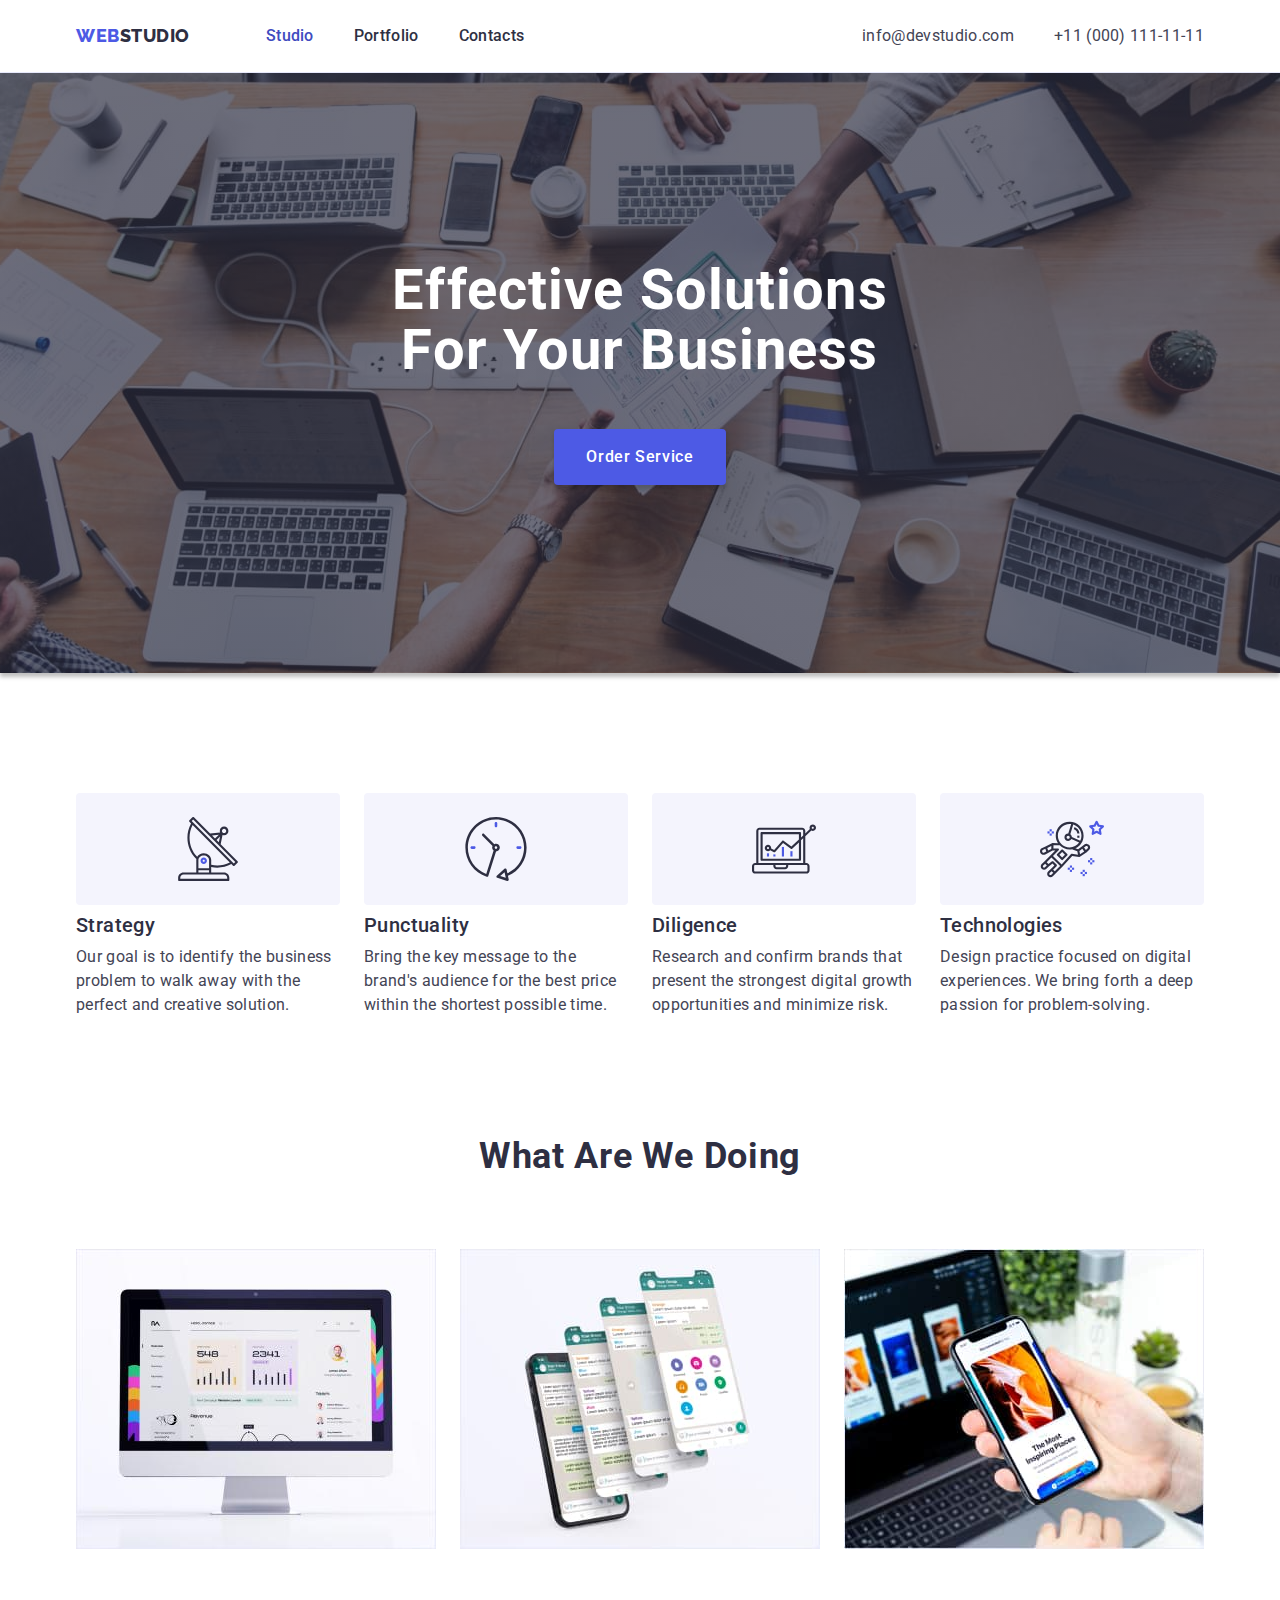
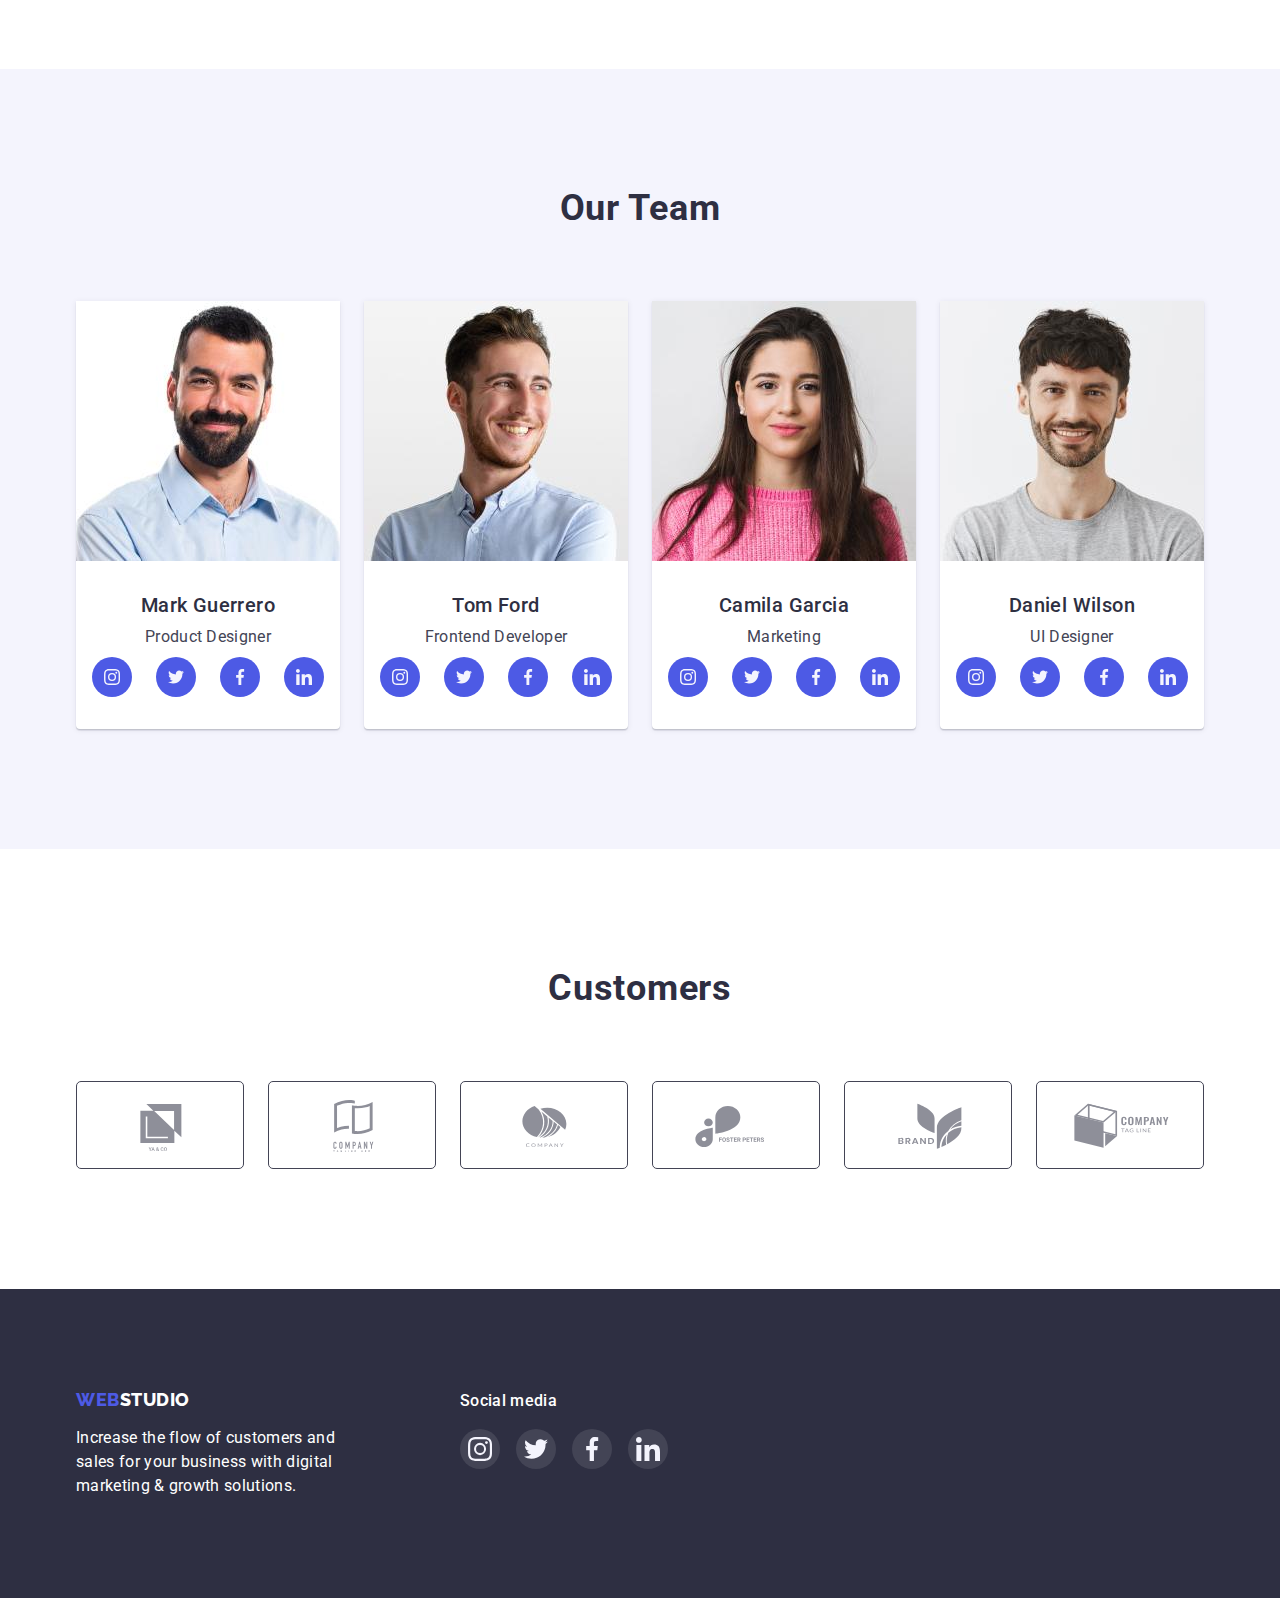
<file: index.html>
<!DOCTYPE html>
<html lang="en">
  <head>
    <meta charset="UTF-8" />
    <meta http-equiv="X-UA-Compatible" content="IE=edge" />
    <meta name="viewport" content="width=device-width, initial-scale=1.0" />
    <title>WebStudio</title>
    <link rel="stylesheet" href="https://cdnjs.cloudflare.com/ajax/libs/modern-normalize/1.0.0/modern-normalize.min.css" />

    <link rel="preconnect" href="https://fonts.googleapis.com" />
    <link rel="preconnect" href="https://fonts.gstatic.com" crossorigin />
    <link
      href="https://fonts.googleapis.com/css2?family=Raleway:wght@800&family=Roboto:wght@400;500;700&display=swap"
      rel="stylesheet"
    />
    <link href="./css/styles.css" rel="stylesheet" />
  </head>
  <body>
    <header class="header-wrap">
      <div class="container header-container">
        
        <nav class="header-navigation">
          <a class="logo" href="./index.html">
            <span class="logo-part">Web</span>Studio
          </a>
  
          <ul class="header-list list">
            <li class="header-items">
              <a class="header-links current" href="./index.html">Studio</a>
            </li>
            <li class="header-items">
              <a class="header-links" href="./portfolio.html">Portfolio</a>
            </li>
            <li class="header-items">
              <a class="header-links" href="">Contacts</a>
            </li>
          </ul>
        </nav>
        <address class="header-adress ">
          <ul class="adress-list list">
            <li class="adress-list-items">
              <a class="adress-items" href="mailto:info@devstudio.com"
                >info@devstudio.com</a
              >
            </li>
            <li class="adress-list-items">
              <a class="adress-items" href="tel:+110001111111"
                >+11 (000) 111-11-11</a
              >
            </li>
          </ul>
        </address>
      </div>
    </header>

    <main>
      <section class="hero">
        <h1 class="hero-header headers">Effective Solutions for Your Business</h1>

        <button type="button" class="button btn-primary">Order Service</button>
      </section>

      <section class="desk">
       <div class="container desk-container">
          <h2 class="visually-hidden headers">Benefits</h2>
        
          <ul class="list list-desk">
            <li  class="desk-items">
              <div class="benefits-logo"><svg class="desk-icon" width="64" height="64"><use href="./images/symbol-defs.svg#icon-antenna-1"></use></svg></div>
              <h3  class="desk-header">Strategy</h3>
  
              <p class="desk-text">
                Our goal is to identify the business problem to walk away with the
                perfect and creative solution.
              </p>
            </li>
  
            <li class="desk-items">
              <div class="benefits-logo"><svg class="desk-icon" width="64" height="64"><use href="./images/symbol-defs.svg#icon-clock-1"></use></svg></div>
              <h3 class="desk-header">Punctuality</h3>
  
              <p  class="desk-text">
                Bring the key message to the brand's audience for the best price
                within the shortest possible time.
              </p>
            </li>
            <li class="desk-items">
<div class="benefits-logo"><svg class="desk-icon" width="64" height="64"><use href="./images/symbol-defs.svg#icon-diagram-1"></use></svg></div>
              <h3 class="desk-header">Diligence</h3>
              <p class="desk-text">
                Research and confirm brands that present the strongest digital
                growth opportunities and minimize risk.
              </p>
            </li>
            <li class="desk-items">
              <div class="benefits-logo"><svg class="desk-icon" width="64" height="64"><use href="./images/symbol-defs.svg#icon-astronaut-1"></use></svg></div>
              <h3 class="desk-header">Technologies</h3>
              <p class="desk-text">
                Design practice focused on digital experiences. We bring forth a
                deep passion for problem-solving.
              </p>
            </li>
          </ul>
       </div>
      </section>

      <section class="service-offer">
       <div class="container service-container">
          <h2 class="service-header headers">What are we doing</h2>
          <ul class="list list-service ">
            <li  class="service-items">
              <img src="./images/Rectangle71.jpg" alt="Ractangle" width="360" />
            </li>
            <li class="service-items">
              <img src="./images/Rectangle712.jpg" alt="Ractangle2" width="360" />
            </li>
            <li class="service-items">
              <img src="./images/Rectangle713.jpg" alt="Ractangle3" width="360" />
            </li>
          </ul>
       </div>
      </section>

      <section class="our-team our-team-container">
        <div class="container">
          <h2 class="team-header headers">Our Team</h2>
          <ul class="list team-members">
              <li class="team-member-card">
                <img class="member-photo" src="./images/img1sq.jpg" alt="Mark Guerrero" width="264" />
                <div class="photo-sign">
                  <h3 class="member-name">Mark Guerrero</h3>
                  <p class="member-position">Product Designer</p>
                  <ul class="stuio-soc-list list">
                    <li class="studio-soc-items"><a href="" class="studio-soc-links">
                      <svg class="studio-soc-icons"width="16" height="16">
                      <use href="./images/symbol-defs.svg#icon-instagram"></use>
                    </svg>
                  </a></li>
                    <li class="studio-soc-items"><a href="" class="studio-soc-links"> <svg class="studio-soc-icons"width="16" height="16">
                      <use href="./images/symbol-defs.svg#icon-twitter"></use>
                    </svg></a></li>
                    <li class="studio-soc-items"><a href="" class="studio-soc-links"> <svg class="studio-soc-icons"width="16" height="16">
                      <use href="./images/symbol-defs.svg#icon-facebook"></use>
                    </svg></a></li>
                    <li class="studio-soc-items"><a href="" class="studio-soc-links"> <svg class="studio-soc-icons"width="16" height="16">
                      <use href="./images/symbol-defs.svg#icon-linkedin"></use>
                    </svg></a></li>
                  </ul>
                </div>
              </li>
              <li class="team-member-card">
                <img class="member-photo" src="./images/img2sq.jpg" alt="Tom Ford" width="264" />
                <div class="photo-sign">
                  <h3 class="member-name">Tom Ford</h3>
                  <p class="member-position">Frontend Developer</p>
                  <ul class="stuio-soc-list list">
                    <li class="studio-soc-items"><a href="" class="studio-soc-links">
                      <svg class="studio-soc-icons"width="16" height="16">
                      <use href="./images/symbol-defs.svg#icon-instagram"></use>
                    </svg>
                  </a></li>
                    <li class="studio-soc-items"><a href="" class="studio-soc-links"> <svg class="studio-soc-icons"width="16" height="16">
                      <use href="./images/symbol-defs.svg#icon-twitter"></use>
                    </svg></a></li>
                    <li class="studio-soc-items"><a href="" class="studio-soc-links"> <svg class="studio-soc-icons"width="16" height="16">
                      <use href="./images/symbol-defs.svg#icon-facebook"></use>
                    </svg></a></li>
                    <li class="studio-soc-items"><a href="" class="studio-soc-links"> <svg class="studio-soc-icons"width="16" height="16">
                      <use href="./images/symbol-defs.svg#icon-linkedin"></use>
                    </svg></a></li>
                  </ul>
                </div>
              </li>
              <li class="team-member-card">
                <img class="member-photo" src="./images/img3sq.jpg" alt="Camila Garcia" width="264" />
                <div class="photo-sign">
                  <h3 class="member-name">Camila Garcia</h3>
                  <p class="member-position">Marketing</p>
                  <ul class="stuio-soc-list list">
                    <li class="studio-soc-items"><a href="" class="studio-soc-links">
                      <svg class="studio-soc-icons"width="16" height="16">
                      <use href="./images/symbol-defs.svg#icon-instagram"></use>
                    </svg>
                  </a></li>
                    <li class="studio-soc-items"><a href="" class="studio-soc-links"> <svg class="studio-soc-icons"width="16" height="16">
                      <use href="./images/symbol-defs.svg#icon-twitter"></use>
                    </svg></a></li>
                    <li class="studio-soc-items"><a href="" class="studio-soc-links"> <svg class="studio-soc-icons"width="16" height="16">
                      <use href="./images/symbol-defs.svg#icon-facebook"></use>
                    </svg></a></li>
                    <li class="studio-soc-items"><a href="" class="studio-soc-links"> <svg class="studio-soc-icons"width="16" height="16">
                      <use href="./images/symbol-defs.svg#icon-linkedin"></use>
                    </svg></a></li>
                  </ul>
                </div>
              </li>
              <li class="team-member-card">
                <img class="member-photo" src="./images/img4sq.jpg" alt="Daniel Wilson" width="264" />
                <div class="photo-sign">
                  <h3 class="member-name">Daniel Wilson</h3>
                  <p class="member-position">UI Designer</p>
                  <ul class="stuio-soc-list list">
                    <li class="studio-soc-items"><a href="" class="studio-soc-links">
                      <svg class="studio-soc-icons"width="16" height="16">
                      <use href="./images/symbol-defs.svg#icon-instagram"></use>
                    </svg>
                  </a></li>
                    <li class="studio-soc-items"><a href="" class="studio-soc-links"> <svg class="studio-soc-icons"width="16" height="16">
                      <use href="./images/symbol-defs.svg#icon-twitter"></use>
                    </svg></a></li>
                    <li class="studio-soc-items"><a href="" class="studio-soc-links"> <svg class="studio-soc-icons"width="16" height="16">
                      <use href="./images/symbol-defs.svg#icon-facebook"></use>
                    </svg></a></li>
                    <li class="studio-soc-items"><a href="" class="studio-soc-links"> <svg class="studio-soc-icons"width="16" height="16">
                      <use href="./images/symbol-defs.svg#icon-linkedin"></use>
                    </svg></a></li>
                  </ul>
                </div>
              </li>
          </ul>
        </div>
      </section>
      <section class="customers">
        <div class="container">
       <h2 class="headers">Customers</h2>
          <ul class="customers-list list">
            <li class="customers-items">
              <a href="" class="customers-link">
                <svg class="customers-icon" width="104" height="56">
                  <use href="./images/symbol-defs.svg#icon-Logo-one"></use>
                </svg>
              </a>
            </li>
            <li class="customers-items">
              <a href="" class="customers-link">
                <svg class="customers-icon" width="104" height="56">
                  <use href="./images/symbol-defs.svg#icon-Logo-two"></use>
                </svg>
              </a>
            </li>
            <li class="customers-items">
              <a href="" class="customers-link">
                <svg class="customers-icon" width="104" height="56">
                  <use href="./images/symbol-defs.svg#icon-Logo-three"></use>
                </svg>
              </a>
            </li>
            <li class="customers-items">
              <a href="" class="customers-link">
                <svg class="customers-icon" width="104" height="56">
                  <use href="./images/symbol-defs.svg#icon-Logo-four"></use>
                </svg>
              </a>
            </li>
            <li class="customers-items">
              <a href="" class="customers-link">
                <svg class="customers-icon" width="104" height="56">
                  <use href="./images/symbol-defs.svg#icon-Logo-five"></use>
                </svg>
              </a>
            </li>
            <li class="customers-items">
              <a href="" class="customers-link">
                <svg class="customers-icon" width="104" height="56">
                  <use href="./images/symbol-defs.svg#icon-Logo-six"></use>
                </svg>
              </a>
            </li>
          </ul>
         </div>
        
        </section>
    </main>

    <footer class="footer-studio">
      <div class="container footer-wrap">
        <div class="footer-container">
          <a class="footer-logo" href="./index.html">
            <span class="logo-part">Web</span>Studio
          </a>
          <p class="footer-text">
            Increase the flow of customers and sales for your business with digital
            marketing & growth solutions.
          </p>
        </div>
        <div class="social-container">
          <p class="soc-footer-text">Social media</p>
            <ul class="footer-soc">
              <li class="footer-soc-items list">
                <a href="" class="footer-soc-links">
                  <svg class="footer-soc-icons" width="24" height="24">
                    <use href="./images/symbol-defs.svg#icon-instagram"></use>
                  </svg>
                </a>
              </li>
              <li class="footer-soc-items list">
                <a href="" class="footer-soc-links">
                  <svg class="footer-soc-icons" width="24" height="24">
                    <use href="./images/symbol-defs.svg#icon-twitter"></use>
                  </svg>
                </a>
              </li>
              <li class="footer-soc-items list">
                <a href="" class="footer-soc-links">
                  <svg class="footer-soc-icons" width="24" height="24">
                    <use href="./images/symbol-defs.svg#icon-facebook"></use>
                  </svg>
                </a>
              </li>
              <li class="footer-soc-items list">
                <a href="" class="footer-soc-links">
                  <svg class="footer-soc-icons" width="24" height="24">
                    <use href="./images/symbol-defs.svg#icon-linkedin"></use>
                  </svg>
                </a>
              </li>
            </ul>
        </div>
      </div>
    </footer>
  </body>
</html>
</file>
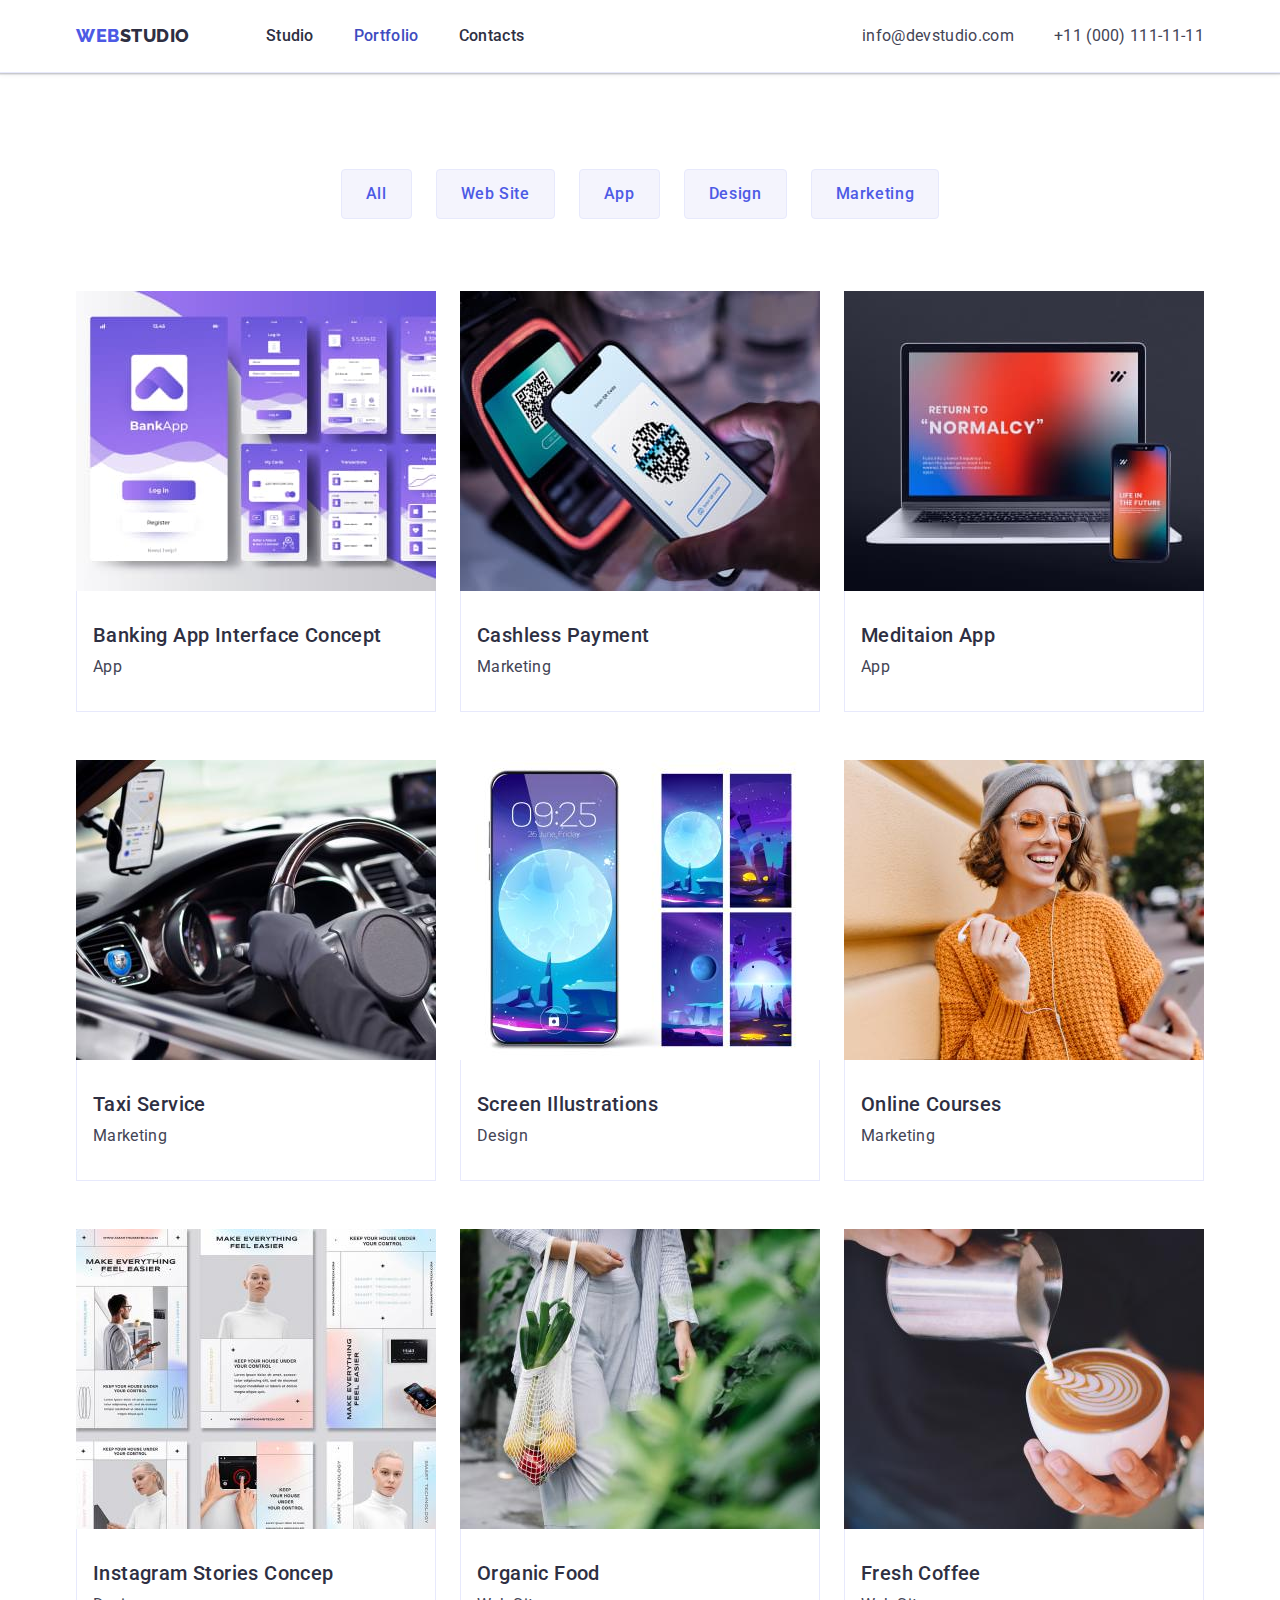
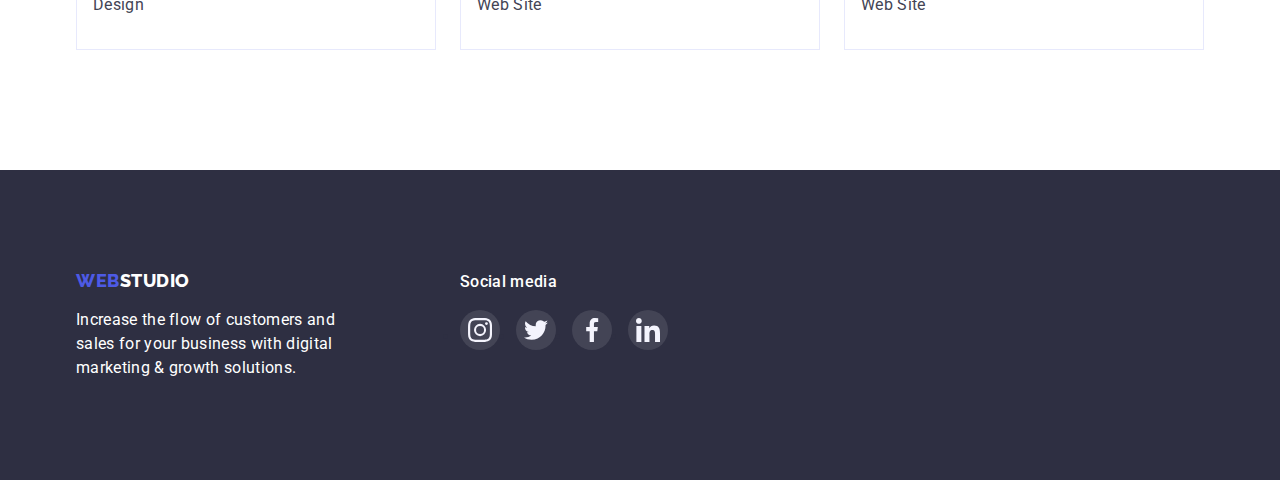
<file: portfolio.html>
<!DOCTYPE html>
<html lang="en">
  <head>
    <meta charset="UTF-8" />
    <meta http-equiv="X-UA-Compatible" content="IE=edge" />
    <meta name="viewport" content="width=device-width, initial-scale=1.0" />
    <title>Portfolio</title>
    
    <link rel="stylesheet" href="https://cdnjs.cloudflare.com/ajax/libs/modern-normalize/1.0.0/modern-normalize.min.css" />
   
    <link rel="preconnect" href="https://fonts.googleapis.com" />
    <link rel="preconnect" href="https://fonts.gstatic.com" crossorigin />
    <link
      href="https://fonts.googleapis.com/css2?family=Raleway:wght@800&family=Roboto:wght@400;500;700&display=swap"
      rel="stylesheet"
    />
    <link href="./css/styles.css" rel="stylesheet" />
  </head>


  
  <body>
    <header  class="header-wrap">
      <div class="container header-container">
        
        <nav class="header-navigation">
          <a class="logo" href="./index.html">
            <span class="logo-part">Web</span>Studio
          </a>
  
          <ul class="header-list list">
            <li class="header-items">
              <a class="header-links " href="./index.html">Studio</a>
            </li>
            <li class="header-items">
              <a class="header-links current" href="./portfolio.html">Portfolio</a>
            </li>
            <li class="header-items">
              <a class="header-links" href="">Contacts</a>
            </li>
          </ul>
        </nav>
        <address class="header-adress ">
          <ul class="adress-list list">
            <li class="adress-list-items">
              <a class="adress-items" href="mailto:info@devstudio.com"
                >info@devstudio.com</a
              >
            </li>
            <li class="adress-list-items">
              <a class="adress-items" href="tel:+110001111111"
                >+11 (000) 111-11-11</a
              >
            </li>
          </ul>
        </address>
      </div>
    </header>
    <main>
      <section class="portfolio-main-section">
        <div class="container filter-container">
          <h1 class="visually-hidden">Portfolio</h1>
          <ul class="main-filter list filter-buttons">
              <li class="filter-list">
                <button class="button filter-selectors" type="button">All</button>
              </li>
              <li class="filter-list">
                <button class="button filter-selectors" type="button">
                  Web Site
                </button>
              </li>
              <li class="filter-list">
                <button class="button filter-selectors" type="button">App</button>
              </li>
              <li class="filter-list">
                <button class="button filter-selectors" type="button">
                  Design
                </button>
              </li>
              <li class="filter-list">
                <button class="button filter-selectors" type="button">
                  Marketing
                </button>
              </li>
          </ul>
  
          <ul class="fillter-items filters-options">
            
              <li  class="service">
                <a class="list filter-link" href="">
                  <img class="filter-pictures" width="360px" src="./images/portfolio/img1.jpg" alt="Web Pages" />
                  <div class="photo-sign-footer">
                    <h2 >Banking App Interface Concept</h2>
                    <p>App</p>
                  </div>
                </a>
              </li>
              <li class="service">
                <a class="list filter-link" href=""
                  ><img class="filter-pictures" width="360px" src="./images/portfolio/img2.jpg" alt="Hand with phone" />
                  <div class="photo-sign-footer">
                    <h2>Cashless Payment</h2>
                    <p>Marketing</p>
                  </div>
                </a>
              </li>
              <li class="service">
                <a class="list filter-link" href=""
                  ><img class="filter-pictures" width="360px" src="./images/portfolio/img3.jpg" alt="Lapton and phone" />
                  <div class="photo-sign-footer">
                    <h2>Meditaion App</h2>
                    <p>App</p>
                  </div>
                </a>
              </li>
              <li class="service">
                <a class="list filter-link" href=""
                  ><img class="filter-pictures" width="360px" src="./images/portfolio/img4.jpg" alt=" Steering wheel" />
                <div class="photo-sign-footer">
                    <h2>Taxi Service</h2>
                    <p>Marketing</p>
                </div>
               </a>
              </li>
              <li class="service">
                <a class="list filter-link" href=""
                  ><img class="filter-pictures" width="360px" src="./images/portfolio/img5.jpg" alt="Phone wallpaper" />
                 <div class="photo-sign-footer">
                    <h2>Screen Illustrations</h2>
                    <p>Design</p>
                 </div>
                 </a>
              </li>
              <li class="service">
                <a class="list filter-link" href=""
                  ><img class="filter-pictures" width="360px" src="./images/portfolio/img6.jpg" alt="Smiling woman" />
                  <div class="photo-sign-footer">
                    <h2>Online Courses</h2>
                    <p>Marketing</p>
                  </div>
                </a>
              </li>
              <li class="service">
                <a class="list filter-link" href=""
                  ><img class="filter-pictures" width="360px" src="./images/portfolio/img7.jpg" alt="Stories Concept" />
                 <div class="photo-sign-footer">
                    <h2>Instagram Stories Concep</h2>
                    <p>Design</p>
                 </div>
                </a>
              </li>
              <li class="service">
                <a class="list filter-link" href=""
                  ><img class="filter-pictures"width="360px" 
                    src="./images/portfolio/img8.jpg"
                    alt="woman with vegetables"
                  />
                  <div class="photo-sign-footer">
                    <h2>Organic Food</h2>
                    <p>Web Site</p>
                  </div>
                </a>
              </li>
              <li class="service ">
                <a class="list filter-link" href=""
                  ><img class="filter-pictures" width="360px" src="./images/portfolio/img9.jpg" alt="Cup of Coffee" />
                  <div class="photo-sign-footer">
                    <h2>Fresh Coffee</h2>
                    <p>Web Site</p>
                  </div>
                </a>
              </li>
          </ul>
        </div>
      </section>
    </main>
    <footer class="footer-studio">
      <div class="container footer-wrap">
        <div class="footer-container">
          <a class="footer-logo" href="./index.html">
            <span class="logo-part">Web</span>Studio
          </a>
          <p class="footer-text">
            Increase the flow of customers and sales for your business with digital
            marketing & growth solutions.
          </p>
        </div>
        <div class="social-container">
          <p class="soc-footer-text">Social media</p>
            <ul class="footer-soc">
              <li class="footer-soc-items">
                <a href="" class="footer-soc-links">
                  <svg class="footer-soc-icons" width="24" height="24">
                    <use href="./images/symbol-defs.svg#icon-instagram"></use>
                  </svg>
                </a>
              </li>
              <li class="footer-soc-items">
                <a href="" class="footer-soc-links">
                  <svg class="footer-soc-icons" width="24" height="24">
                    <use href="./images/symbol-defs.svg#icon-twitter"></use>
                  </svg>
                </a>
              </li>
              <li class="footer-soc-items">
                <a href="" class="footer-soc-links">
                  <svg class="footer-soc-icons" width="24" height="24">
                    <use href="./images/symbol-defs.svg#icon-facebook"></use>
                  </svg>
                </a>
              </li>
              <li class="footer-soc-items">
                <a href="" class="footer-soc-links">
                  <svg class="footer-soc-icons" width="24" height="24">
                    <use href="./images/symbol-defs.svg#icon-linkedin"></use>
                  </svg>
                </a>
              </li>
            </ul>
        </div>
      </div>
    </footer>

  </body>
</html>
</file>
<file: css/styles.css>
/* font-family: "Roboto", sans-serif;
  font-family: "Raleway", sans-serif;
  font-family: "Roboto", sans-serif; */

  
  a{
  text-decoration: none;
}
:root {
  --primary-accent-color: #ffffff;
  --primary-brand: #4d5ae5;
  --primary-pressed-state: #404bbf;
  --body-text: #2e2f42;
  --filter-selectors-bg: #f4f4fd;
  --filter-selectors-borders: #e7e9fc;
  --adress-text-color:#434455;
  --customers-icon:#8E8F99;
  --l-gradient: linear-gradient(rgba(46, 47, 66, 0.7),rgba(46, 47, 66, 0.7));
}

body {
  font-family: "Roboto", sans-serif;

  font-size: 16px;
  color: var(--body-text);
  background-color: var(--primary-accent-color);
  
}
img {
  display: block; 
  max-width: 100%; 
  height: auto;
  }

/*--------------------------------- Header---------------------------------- */
.container {
  width: 1158px;
  margin: 0 auto;
  padding: 0 15px;
  }


.header-links:hover,
.header-links:focus,
.header-links.current {
  color: var(--primary-pressed-state);
}

.list {
  margin: 0;
  padding: 0;
  list-style: none;
  /* text-decoration: none; */
}
h1,h2,h3,h4,h5,h6,p{
  margin-top: 0;
  margin-bottom: 0;
 
}
ul{margin: 0;
  padding: 0;
}

.header-wrap{
  border-bottom: 1px solid var(--filter-selectors-borders);
  box-shadow: 0px 2px 1px rgba(46, 47, 66, 0.08), 0px 1px 1px rgba(46, 47, 66, 0.16), 0px 1px 6px rgba(46, 47, 66, 0.08);


}
.header-container{
  display: flex;
  justify-content: space-between;
  align-items: center;
}
  .headers{
    margin-bottom: 72px;
    font-size: 36px;
    line-height: 1.11;
    text-align: center;
    letter-spacing: 0.02em;
    text-transform: capitalize;

  }
  
  .header-navigation{
    display: flex;
    height: 72px;
    align-items: center;

  }
.logo {
  margin-right: 76px;
  font-family: "Raleway";
  font-weight: 800;
  color: var(--body-text);
  font-size: 18px;
  line-height: 1.33;
  letter-spacing: 0.03em;
  padding: 24px 0;

  
  text-transform: uppercase;
}
.logo-part {
  color: var(--primary-brand);
}

.header-list {
  display: flex;
  list-style-type: none;
}
.header-items{
  /* display: flex; */
  margin-right: 40px;
}
.header-items:last-child{
  margin-right: 0;
}
.header-links {
  display: block;
 padding: 24px 0;
font-weight: 500;
font-size: 16px;
line-height: 1.5;
letter-spacing: 0.02em;

  color: var(--body-text);
  text-decoration: none;
}
.header-links:hover {
  color: var(--primary-pressed-state);
}
.adress-list{
  display:flex;
}
.adress-list-items{
margin-right: 40px;

}
.adress-list-items:last-child{
  /* margin-left: 40px; */
  margin-right: 0;
}
.adress-items { 
  padding: 24px 0;
  display: block;
  font-style: normal;
  letter-spacing: 0.02em;
  line-height: 1.5;
  color: var(--adress-text-color);
}

.adress-items:hover{
  color: var(--primary-pressed-state);

}
.adress-items:focus{
  color: var(--primary-pressed-state);

}




/*---------------------------------- Main ------------------------------*/





.hero {
  /* justify-content: center; */
  max-width: 1440px;
  background-color: var(--body-text);
background-image:var(--l-gradient),
 url(../images/people-office-bg.jpg);
background-repeat: no-repeat;
background-position: 50% 50%;
background-size: cover;   
   box-shadow: 0px 4px 4px rgba(0, 0, 0, 0.25);
  text-align: center;
  margin: 0 auto;
  padding: 188px 0;
}
.hero-header {
  width: 496px;
  margin: 0 auto;
  margin-bottom: 48px;
 font-size: 56px;
line-height: 1.07;
  text-align: center;
  letter-spacing: 0.02em;
  color: var(--primary-accent-color);
}
.button {
  cursor: pointer;
  font-family: inherit;
  color: var(--primary-accent-color);
}
.btn-primary {

 padding: 16px 32px;
  min-width: 169px;
  /* height: 56px; */
  font-family:inherit;
 
  font-weight: 500;
  font-size: 16px;
  line-height: 1.5;

  cursor: pointer;
  letter-spacing: 0.04em;
  
  background: var(--primary-brand);
  box-shadow: 0px 4px 4px rgba(0, 0, 0, 0.15);
  border-radius: 4px;
  border: none;
}
.btn-primary:hover,
.btn-primary:focus {
  background: var(--primary-pressed-state);
}
.desk{
  padding-top: 120px;
  padding-bottom: 120px;
}
.desk-container{
  display: flex;
  flex-wrap: wrap;
}
.desk-icons-wrap{
  margin-bottom: 8px;
  display: flex;
  gap:24px;


}
.desk-icons{
  padding: 24px 100px;
  

}
.list-desk{

  display: flex;
  gap: 24px; 
}
.desk-items{
  width: calc((100% - 72px) / 4);
}
.benefits-logo{
  height: 112px;
  display: flex;
  justify-content: center;
  align-items: center;
  background-color: var(--filter-selectors-bg);
  border-radius: 4px;
  margin-bottom: 8px;
}

.desk-header{
  margin-bottom: 8px;
font-weight: 500;
font-size: 20px;
line-height: 1.2;

letter-spacing: 0.02em;

}
.desk-text{
font-size: 16px;
line-height: 1.5;
color: var(--adress-text-color);

letter-spacing: 0.02em;
}

.service-offer{
  padding-bottom: 120px;
}
.service-container{
}
.service-header {
margin-bottom: 72px;
  font-size: 36px;
  line-height: 1.11;
  text-align: center;
  letter-spacing: 0.02em;
  text-transform: capitalize;
}
.list-service{
  display: flex;
  gap:24px;
  /* justify-content: space-between; */
  /* flex-grow: initial; */
}
.service-items{
  width: calc((100% - 48px) / 3);
}

.our-team {
  background-color: var(--filter-selectors-bg);

}
.our-team-container{
padding: 120px 0;
}
.team-header {
 margin-bottom: 72px;
    font-size: 36px;
    line-height: 1.11; 
    text-align: center;
    letter-spacing: 0.02em;
    text-transform: capitalize;
  }
  .team-members{
    display: flex;
    gap: 24px;
    /* justify-content: space-between; */
  }

.team-member-card{
  width: calc((100% - 72px) / 4);
  background-color: var(--primary-accent-color);
 text-align: center;

 box-shadow: 0px 1px 6px rgba(46, 47, 66, 0.08), 0px 1px 1px rgba(46, 47, 66, 0.16), 0px 2px 1px rgba(46, 47, 66, 0.08);
border-radius: 0px 0px 4px 4px;
  
}
.member-photo{
 
}
.photo-sign{
  padding:32px 16px;
}
.member-name{
  margin-bottom: 8px;
  font-weight: 500;
font-size: 20px;
line-height: 1.2;


letter-spacing: 0.02em;
}
.member-position{

font-size: 16px;
line-height: 1.5;
color: var(--adress-text-color);
margin-bottom: 8px;

letter-spacing: 0.02em;
}
.stuio-soc-list {
  display: flex;
justify-content: center;
gap: 24px;
}

.studio-soc-items {
  width: 40px;
  height: 40px;


}
.studio-soc-links {
  width: 100%;
  height: 100%;
  border-radius: 50%;
  display: flex;
  justify-content: center;
  align-items: center;
  background-color: var(--primary-brand);
}
.studio-soc-links:is(:hover, :focus){
  background-color: var(--primary-pressed-state);
}

.studio-soc-icons{
  fill: var(--filter-selectors-bg);
}


.customers {
  padding-top: 120px;
  padding-bottom: 120px;
}
.customers-list {
  display: flex;
  gap: 24px;
}
.customers-items {
  width:calc((100% - 120px) / 6);
  height: 88px;
}
.customers-link{
  width: 100%;
  height: 100%;
  border: 1px solid var(--adress-text-color) ;
  border-radius: 5px;
  display: flex;
  align-items: center;
  justify-content: center;
  color: var(--customers-icon);

}

.customers-icon{
  fill:currentColor;
}
.customers-link:hover {
  border-color:var(--primary-pressed-state);
  color: var(--primary-pressed-state);
}



/* -------------------------------Footer------------------------------------------- */


.footer-container{
  margin-right: 120px;
}
.footer-studio {
  background-color: var(--body-text);
  padding-top: 100px;
  padding-bottom: 100px;
}
.footer-logo {
  
  font-family: "Raleway";
  font-style: normal;
  color: var(--primary-accent-color);

  text-decoration: none;
  text-transform: uppercase;

  font-family: 'Raleway';
font-style: normal;
font-weight: 800;
font-size: 18px;
line-height: 1.2;


letter-spacing: 0.03em;
text-transform: uppercase;
}
.footer-text{
  margin-top: 16px;
  max-width: 264px;
  font-size: 16px;
  line-height: 1.5;
  color: var(--primary-accent-color);
  
  letter-spacing: 0.02em;
}
.footer-wrap{
  display: flex;
}
.social-container {
 
}
.soc-footer-text {
  color: var(--primary-accent-color);
  font-size: 16px;
  line-height: 1.5;
  font-weight: 500;
  letter-spacing: 0.02em;
  margin-bottom: 16px;


}
.footer-soc {
  display: flex;
  gap: 16px;
}
.footer-soc-items {
  width: 40px;
  height: 40px;
}
.footer-soc-links {
  
    width: 100%;
    height: 100%;
    border-radius: 50%;
    display: flex;
    justify-content: center;
    align-items: center;
    background-color:rgba(255, 255, 255, 0.1);
  }
  .footer-soc-links:is(:hover, :focus){
    background-color:#31D0AA;
  }

.footer-soc-icons {
  fill: var(--filter-selectors-bg);
}


/* ------------------------------------Portfolio ------------------------------------*/
.portfolio-main-section{
padding-top: 96px;
padding-bottom: 120px;
}
.filter-container{
  display:block;
}
.filter-buttons{
  display: flex;
  justify-content: center;
  margin-bottom: 72px;
}

.fillter-items {
  margin: 0;
  padding: 0;
  list-style-type: none;
  text-decoration: none;
}
.visually-hidden {
  position: absolute;
  white-space: nowrap;
  width: 1px;
  height: 1px;
  overflow: hidden;
  border: 0;
  padding: 0;
  clip: rect(0 0 0 0);
  clip-path: inset(50%);
  margin: -1px;


}
.visually-hidden>h2{
  margin: 0;
  padding: 0;
}
/* buttons for fillter*/
.filter-list{
  margin-right: 24px;

}

.filter-list:last-child{
  margin-right: 0;
}
.filter-selectors{
  
  padding: 12px 24px;
  font-family:inherit ;
  font-size: 16px;
font-weight: 500;
  line-height: 1.5;
  letter-spacing: 0.04em;

  color:var(--primary-brand);
  background-color: var(--filter-selectors-bg);

  border: 1px solid var(--filter-selectors-borders);
  
border-radius: 4px;
}
.filter-selectors:hover {
  color: var(--primary-accent-color);
  background-color: var(--primary-pressed-state);
  border-color: transparent;
  box-shadow: 0px 3px 1px rgba(0, 0, 0, 0.1), 0px 2px 1px rgba(0, 0, 0, 0.08), 0px 2px 2px rgba(0, 0, 0, 0.12);
}
.filter-selectors:focus {
  color: var(--primary-accent-color);
  background-color: var(--primary-pressed-state);
  border-color: transparent;
  box-shadow: 0px 3px 1px rgba(0, 0, 0, 0.1), 0px 2px 1px rgba(0, 0, 0, 0.08), 0px 2px 2px rgba(0, 0, 0, 0.12);
}

.filter-buttons button:not(:last-child){
margin-right: 0px;
}
.filters-options{
  display: flex;
  flex-wrap: wrap;
  column-gap: 24px;
  row-gap: 48px;
  /* justify-content: space-between; */

}
.service{
  width:calc((100% - 48px) / 3);

  /* margin-bottom: 48px; */
  }
  .filter-link{
    display: block;
    width: 100%;
    height: 100%;
  }
  .filter-link:is(:hover, :focus){
    box-shadow: 0px 1px 6px rgba(46, 47, 66, 0.08);
  }
  /* .service:nth-last-child(-n + 3) {
    margin-bottom: 0;
    
  } */
 

.filter-pictures{

}

.photo-sign-footer{
  padding: 32px 16px;
  border-left: 1px solid var(--filter-selectors-borders);
  border-bottom: 1px solid var(--filter-selectors-borders);
  border-right: 1px solid var(--filter-selectors-borders);
}
.service h2{
margin-bottom: 8px;
font-size: 20px;
line-height: 1.2;
font-weight: 500;
letter-spacing: 0.02em;;
color: var(--body-text);

}
.service p{
 
font-size: 16px;
line-height: 1.5;
color:var(--adress-text-color);

letter-spacing: 0.02em;
}
</file>
